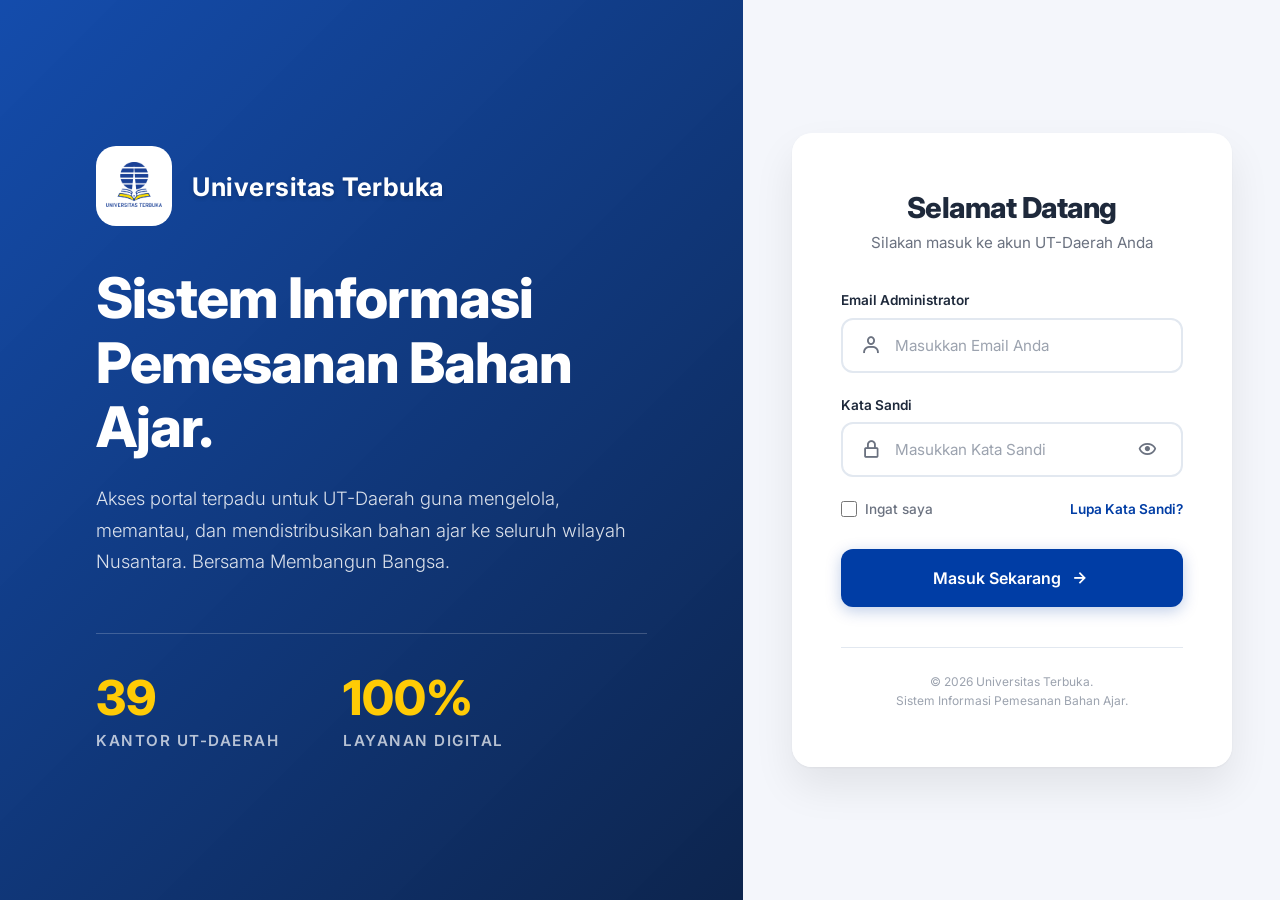
<file: index.html>
<!doctype html>
<html lang="id">
    <head>
        <meta charset="UTF-8" />
        <meta name="viewport" content="width=device-width, initial-scale=1.0" />
        <meta
            name="description"
            content="Portal Login Sistem Informasi Pemesanan Bahan Ajar Universitas Terbuka untuk seluruh UT-Daerah."
        />
        <title>Portal UT-Daerah | Pemesanan Bahan Ajar</title>
        <link
            href="https://fonts.googleapis.com/css2?family=Inter:wght@300;400;500;600;700;800&display=swap"
            rel="stylesheet"
        />
        <link
            href="https://unpkg.com/boxicons@2.1.4/css/boxicons.min.css"
            rel="stylesheet"
        />
        <link rel="stylesheet" href="css/global.css" />
        <link rel="stylesheet" href="css/style.css" />
    </head>

    <body>
        <div class="split-layout">
            <div class="left-panel">
                <div class="overlay"></div>
                <div class="content">
                    <div class="logo">
                        <div class="logo-ut">
                            <img src="img/logo_ut.png" alt="Logo UT" />
                        </div>
                        <span>Universitas Terbuka</span>
                    </div>
                    <h1>Sistem Informasi Pemesanan Bahan Ajar.</h1>
                    <p>
                        Akses portal terpadu untuk UT-Daerah guna mengelola,
                        memantau, dan mendistribusikan bahan ajar ke seluruh
                        wilayah Nusantara. Bersama Membangun Bangsa.
                    </p>
                    <div class="stats">
                        <div class="stat-item">
                            <h3>39</h3>
                            <p>Kantor UT-Daerah</p>
                        </div>
                        <div class="stat-item">
                            <h3>100%</h3>
                            <p>Layanan Digital</p>
                        </div>
                    </div>
                </div>
            </div>

            <div class="right-panel">
                <div class="login-container">
                    <div class="login-header">
                        <h2>Selamat Datang</h2>
                        <p>Silakan masuk ke akun UT-Daerah Anda</p>
                    </div>

                    <form id="loginForm" class="login-form">
                        <div class="input-group">
                            <label for="username">Email Administrator</label>
                            <div class="input-field">
                                <i class="bx bx-user"></i>
                                <input
                                    type="email"
                                    id="username"
                                    placeholder="Masukkan Email Anda"
                                    required
                                    autocomplete="username"
                                />
                            </div>
                        </div>

                        <div class="input-group">
                            <label for="password">Kata Sandi</label>
                            <div class="input-field">
                                <i class="bx bx-lock-alt"></i>
                                <input
                                    type="password"
                                    id="password"
                                    placeholder="Masukkan Kata Sandi"
                                    required
                                    autocomplete="current-password"
                                />
                                <i
                                    class="bx bx-show toggle-password"
                                    title="Tampilkan/Sembunyikan Sandi"
                                ></i>
                            </div>
                        </div>

                        <div class="form-actions">
                            <label class="remember-me">
                                <input type="checkbox" id="remember" />
                                <span>Ingat saya</span>
                            </label>
                            <a href="#" class="forgot-password"
                                >Lupa Kata Sandi?</a
                            >
                        </div>

                        <button type="submit" class="btn-primary">
                            <span>Masuk Sekarang</span>
                            <i class="bx bx-right-arrow-alt"></i>
                        </button>
                    </form>

                    <div class="login-footer">
                        <p>
                            &copy; 2026 Universitas Terbuka.<br />Sistem
                            Informasi Pemesanan Bahan Ajar.
                        </p>
                    </div>
                </div>
            </div>
        </div>

        <script src="js/data.js"></script>
        <script src="js/script.js"></script>
    </body>
</html>
</file>
<file: css/global.css>
:root {
    --primary: #003da5;
    --primary-hover: #002e7a;
    --primary-light: #eff4fb;
    --secondary: #ffcb05;
    --secondary-hover: #e0b000;

    --bg-main: #f4f6fb;
    --bg-surface: #ffffff;
    --bg-glass: rgba(255, 255, 255, 0.95);

    --text-main: #1e293b;
    --text-muted: #6b7280;
    --border-color: #e2e8f0;

    --success: #059669;
    --success-bg: #d1fae5;
    --warning: #d97706;
    --warning-bg: #fef3c7;
    --error: #ef4444;
    --error-bg: #fee2e2;
    --info: #3b82f6;
    --info-bg: #dbeafe;

    --sidebar-width: 280px;
}

* {
    margin: 0;
    padding: 0;
    box-sizing: border-box;
    font-family:
        "Inter",
        -apple-system,
        BlinkMacSystemFont,
        "Segoe UI",
        Roboto,
        sans-serif;
}

body {
    background-color: var(--bg-main);
    display: flex;
    min-height: 100vh;
    overflow-x: hidden;
    -webkit-font-smoothing: antialiased;
}
</file>
<file: css/style.css>
.split-layout {
    display: flex;
    width: 100%;
    min-height: 100vh;
}

.left-panel {
    flex: 1.25;
    position: relative;
    /* background: url('https://images.unsplash.com/photo-1541339907198-e08756dedf3f?auto=format&fit=crop&w=1920&q=80') center/cover no-repeat; */
    display: flex;
    flex-direction: column;
    justify-content: center;
    padding: 5rem 6rem;
    color: white;
}

.left-panel .overlay {
    position: absolute;
    top: 0;
    left: 0;
    width: 100%;
    height: 100%;
    background: linear-gradient(135deg, rgba(0, 61, 165, 0.92) 0%, rgba(0, 25, 68, 0.95) 100%);
    backdrop-filter: blur(2px);
    z-index: 1;
}

.left-panel .content {
    position: relative;
    z-index: 2;
    max-width: 600px;
    animation: fadeUp 1s cubic-bezier(0.16, 1, 0.3, 1);
}

.logo {
    display: flex;
    align-items: center;
    gap: 1.25rem;
    margin-bottom: 2.5rem;
}

.logo-ut {
    background-color: white;
    border-radius: 20px;
    padding: 10px;
}

.logo-ut img {
    width: 56px;
    height: 56px;
    object-fit: contain;
}

.logo span {
    font-size: 1.6rem;
    font-weight: 700;
    letter-spacing: 0.5px;
    text-shadow: 0 2px 4px rgba(0, 0, 0, 0.2);
}

.left-panel h1 {
    font-size: 3.5rem;
    font-weight: 800;
    line-height: 1.15;
    margin-bottom: 1.5rem;
    letter-spacing: -1px;
}

.left-panel p {
    font-size: 1.15rem;
    line-height: 1.7;
    color: rgba(255, 255, 255, 0.85);
    margin-bottom: 3.5rem;
    font-weight: 300;
}

.stats {
    display: flex;
    gap: 4rem;
    border-top: 1px solid rgba(255, 255, 255, 0.2);
    padding-top: 2.5rem;
}

.stat-item h3 {
    font-size: 3rem;
    font-weight: 800;
    color: var(--secondary);
    margin-bottom: 0.35rem;
    line-height: 1;
}

.stat-item p {
    font-size: 0.95rem;
    margin-bottom: 0;
    text-transform: uppercase;
    letter-spacing: 1.5px;
    color: rgba(255, 255, 255, 0.7);
    font-weight: 600;
}

/* =========================================
   BAGIAN KANAN - FORM LOGIN
   ========================================= */
.right-panel {
    flex: 1;
    background-color: var(--bg-main);
    display: flex;
    justify-content: center;
    align-items: center;
    padding: 3rem;
    position: relative;
}

.login-container {
    width: 100%;
    max-width: 440px;
    background: var(--bg-glass);
    backdrop-filter: blur(10px);
    -webkit-backdrop-filter: blur(10px);
    padding: 3.5rem 3rem;
    border-radius: 20px;
    box-shadow: 0 20px 40px rgba(0, 0, 0, 0.08), 0 1px 3px rgba(0, 0, 0, 0.05);
    border: 1px solid rgba(255, 255, 255, 0.6);
    position: relative;
    z-index: 2;
    animation: slideIn 0.8s cubic-bezier(0.16, 1, 0.3, 1) forwards;
    opacity: 0;
}

.login-header {
    margin-bottom: 2.5rem;
    text-align: center;
}

.login-header h2 {
    font-size: 1.8rem;
    color: var(--text-main);
    margin-bottom: 0.5rem;
    font-weight: 800;
    letter-spacing: -0.5px;
}

.login-header p {
    color: var(--text-muted);
    font-size: 0.95rem;
}


.input-group {
    margin-bottom: 1.5rem;
}

.input-group label {
    display: block;
    font-size: 0.85rem;
    font-weight: 600;
    color: var(--text-main);
    margin-bottom: 0.6rem;
}

.input-field {
    position: relative;
    display: flex;
    align-items: center;
}

.input-field i.bx-user,
.input-field i.bx-lock-alt {
    position: absolute;
    left: 1.25rem;
    color: var(--text-muted);
    font-size: 1.3rem;
    transition: color 0.3s;
}

.input-field input {
    width: 100%;
    padding: 1rem 1rem 1rem 3.25rem;
    border: 2px solid var(--border-color);
    border-radius: 12px;
    font-size: 0.95rem;
    transition: all 0.3s ease;
    background: #ffffff;
    color: var(--text-main);
}

.input-field input::placeholder {
    color: #9ca3af;
    font-weight: 400;
}

.input-field input:focus {
    outline: none;
    border-color: var(--primary);
    box-shadow: 0 0 0 4px rgba(0, 61, 165, 0.1);
}

.input-field input:focus+i {
    color: var(--primary);
}

.input-field input:focus~i:not(.toggle-password) {
    color: var(--primary);
}

.toggle-password {
    position: absolute;
    right: 1.25rem;
    color: var(--text-muted);
    font-size: 1.3rem;
    cursor: pointer;
    transition: color 0.2s;
    padding: 5px;
}

.toggle-password:hover {
    color: var(--primary);
}

.form-actions {
    display: flex;
    justify-content: space-between;
    align-items: center;
    margin-bottom: 2rem;
    margin-top: 0.5rem;
}

.remember-me {
    display: flex;
    align-items: center;
    gap: 0.5rem;
    cursor: pointer;
    font-size: 0.85rem;
    color: var(--text-muted);
    font-weight: 500;
}

.remember-me input {
    accent-color: var(--primary);
    width: 16px;
    height: 16px;
    cursor: pointer;
}

.forgot-password {
    color: var(--primary);
    font-size: 0.85rem;
    font-weight: 600;
    text-decoration: none;
    transition: all 0.2s;
}

.forgot-password:hover {
    color: var(--primary-hover);
    text-decoration: underline;
}


.btn-primary {
    width: 100%;
    padding: 1.15rem;
    background-color: var(--primary);
    color: white;
    border: none;
    border-radius: 12px;
    font-size: 1rem;
    font-weight: 600;
    cursor: pointer;
    display: flex;
    justify-content: center;
    align-items: center;
    gap: 0.5rem;
    transition: all 0.3s cubic-bezier(0.16, 1, 0.3, 1);
    box-shadow: 0 4px 15px rgba(0, 61, 165, 0.25);
}

.btn-primary:hover {
    background-color: var(--primary-hover);
    transform: translateY(-3px);
    box-shadow: 0 8px 25px rgba(0, 61, 165, 0.35);
}

.btn-primary:active {
    transform: translateY(0);
}

.btn-primary i {
    font-size: 1.3rem;
    transition: transform 0.3s;
}

.btn-primary:hover i {
    transform: translateX(4px);
}

.login-footer {
    margin-top: 2.5rem;
    text-align: center;
    border-top: 1px solid var(--border-color);
    padding-top: 1.5rem;
}

.login-footer p {
    font-size: 0.75rem;
    color: #9ca3af;
    line-height: 1.6;
}


@keyframes fadeUp {
    from {
        opacity: 0;
        transform: translateY(40px);
    }

    to {
        opacity: 1;
        transform: translateY(0);
    }
}

@keyframes slideIn {
    from {
        opacity: 0;
        transform: translateX(40px);
    }

    to {
        opacity: 1;
        transform: translateX(0);
    }
}


@media (max-width: 1024px) {
    .left-panel {
        padding: 4rem;
    }

    .left-panel h1 {
        font-size: 3rem;
    }
}

@media (max-width: 868px) {
    .split-layout {
        flex-direction: column;
    }

    .left-panel {
        flex: none;
        padding: 4rem 2rem;
        text-align: center;
    }

    .left-panel .content {
        margin: 0 auto;
    }

    .logo {
        justify-content: center;
    }

    .stats {
        justify-content: center;
        border-top: none;
        border-bottom: 1px solid rgba(255, 255, 255, 0.2);
        padding-top: 0;
        padding-bottom: 2.5rem;
        margin-bottom: -1rem;
    }

    .right-panel {
        padding: 3rem 1.5rem;
    }

    .login-container {
        padding: 2.5rem 2rem;
        box-shadow: 0 10px 30px rgba(0, 0, 0, 0.08);
    }
}

@media (max-width: 480px) {
    .left-panel h1 {
        font-size: 2.2rem;
    }

    .left-panel p {
        font-size: 1rem;
    }

    .stat-item h3 {
        font-size: 2.2rem;
    }

    .stats {
        gap: 2rem;
    }

    .login-container {
        padding: 2rem 1.5rem;
    }

    .login-header h2 {
        font-size: 1.6rem;
    }

    .input-field input {
        padding: 0.9rem 1rem 0.9rem 3rem;
    }
}
</file>
<file: css/dashboard.css>
/* Sidebar */
.sidebar {
    width: var(--sidebar-width);
    background-color: var(--bg-surface);
    border-right: 1px solid var(--border-color);
    display: flex;
    flex-direction: column;
    position: fixed;
    height: 100vh;
    z-index: 100;
}

.sidebar-header {
    padding: 1.5rem;
    display: flex;
    align-items: center;
    gap: 1rem;
    border-bottom: 1px solid var(--border-color);
}

.logo-ut img {
    width: 42px;
    height: 42px;
    object-fit: contain;
}

.brand h2 {
    font-size: 1.15rem;
    color: var(--text-main);
    font-weight: 800;
    letter-spacing: -0.5px;
    line-height: 1.1;
}

.brand span {
    font-size: 0.8rem;
    color: var(--text-muted);
    font-weight: 500;
}

.nav-links {
    flex: 1;
    padding: 1.5rem 1rem;
    list-style: none;
    overflow-y: auto;
}

.nav-links li a {
    display: flex;
    align-items: center;
    gap: 1rem;
    padding: 0.85rem 1.25rem;
    color: var(--text-muted);
    text-decoration: none;
    font-weight: 500;
    font-size: 0.95rem;
    border-radius: 10px;
    margin-bottom: 0.35rem;
    transition: all 0.2s ease;
}

.nav-links li a:hover,
.nav-links li.active > a {
    background-color: var(--primary-light);
    color: var(--primary);
}

.nav-links li.active > a {
    font-weight: 600;
}

.nav-links li a i {
    font-size: 1.25rem;
}

.nav-group {
    margin-top: 1.5rem;
    margin-bottom: 0.5rem;
}

.nav-title {
    padding: 0 1.25rem;
    font-size: 0.75rem;
    text-transform: uppercase;
    letter-spacing: 1px;
    color: #94a3b8;
    font-weight: 700;
    margin-bottom: 0.5rem;
}

.nav-group ul {
    list-style: none;
    padding-left: 0.75rem;
}

.sidebar-footer {
    padding: 1.5rem;
    border-top: 1px solid var(--border-color);
}

.logout {
    display: flex;
    align-items: center;
    gap: 0.75rem;
    color: #dc2626;
    text-decoration: none;
    font-weight: 600;
    font-size: 0.95rem;
    padding: 0.85rem 1.25rem;
    border-radius: 10px;
    transition: all 0.2s ease;
}

.logout:hover {
    background-color: #fef2f2;
    color: #b91c1c;
}

/* ================== MAIN CONTENT ================== */
.main-content {
    flex: 1;
    margin-left: var(--sidebar-width);
    padding: 2.5rem 3.5rem;
}

/* Topbar Header */
.topbar {
    display: flex;
    justify-content: space-between;
    align-items: center;
    margin-bottom: 3.5rem;
}

.greeting-box h1 {
    font-size: 2rem;
    color: var(--text-main);
    font-weight: 800;
    letter-spacing: -0.5px;
    margin-bottom: 0.25rem;
}

.greeting-box p {
    color: var(--text-muted);
    font-size: 1rem;
    font-weight: 500;
}

.profile-area {
    display: flex;
    align-items: center;
    gap: 1.25rem;
    background: var(--bg-surface);
    padding: 0.5rem 1.25rem;
    border-radius: 50px;
    box-shadow: 0 4px 15px rgba(0, 0, 0, 0.03);
    border: 1px solid var(--border-color);
}

.profile-info {
    text-align: right;
}

.profile-info strong {
    display: block;
    font-size: 0.95rem;
    color: var(--text-main);
    font-weight: 700;
}

.profile-info span {
    display: block;
    font-size: 0.8rem;
    color: var(--text-muted);
}

.profile-avatar i {
    font-size: 2.75rem;
    color: var(--primary);
}

/* ================== DASHBOARD CARDS ================== */
.dashboard-cards {
    display: grid;
    grid-template-columns: repeat(auto-fit, minmax(280px, 1fr));
    gap: 1.5rem;
    margin-bottom: 3.5rem;
}

.card {
    background: var(--bg-surface);
    padding: 1.75rem;
    border-radius: 20px;
    display: flex;
    align-items: center;
    gap: 1.5rem;
    box-shadow: 0 4px 15px rgba(0, 0, 0, 0.02);
    border: 1px solid var(--border-color);
    transition:
        transform 0.2s,
        box-shadow 0.2s;
}

.card:hover {
    transform: translateY(-3px);
    box-shadow: 0 10px 25px rgba(0, 0, 0, 0.05);
}

.card-icon {
    width: 65px;
    height: 65px;
    background: var(--primary-light);
    color: var(--primary);
    border-radius: 16px;
    display: flex;
    justify-content: center;
    align-items: center;
    font-size: 2rem;
}

.card-icon.warning {
    background: var(--warning-bg);
    color: var(--warning);
}

.card-icon.success {
    background: var(--success-bg);
    color: var(--success);
}

.card-info h3 {
    font-size: 0.9rem;
    color: var(--text-muted);
    font-weight: 600;
    margin-bottom: 0.35rem;
}

.card-info h2 {
    font-size: 2rem;
    color: var(--text-main);
    font-weight: 800;
    line-height: 1;
}

.card-info small {
    font-size: 1rem;
    color: var(--text-muted);
    font-weight: 500;
}

/* ================== TABLE SECTION ================== */
.recent-section h3 {
    font-size: 1.35rem;
    color: var(--text-main);
    font-weight: 700;
    margin-bottom: 1.25rem;
}

.table-container {
    background: var(--bg-surface);
    border-radius: 20px;
    box-shadow: 0 4px 15px rgba(0, 0, 0, 0.02);
    border: 1px solid var(--border-color);
    overflow: hidden;
}

.data-table {
    width: 100%;
    border-collapse: collapse;
}

.data-table th,
.data-table td {
    padding: 1.15rem 1.5rem;
    text-align: left;
    border-bottom: 1px solid var(--border-color);
}

.data-table th {
    background: #f8fafc;
    font-size: 0.85rem;
    text-transform: uppercase;
    color: var(--text-muted);
    font-weight: 700;
    letter-spacing: 0.5px;
}

.data-table td {
    font-size: 0.95rem;
    color: var(--text-main);
    font-weight: 500;
}

.data-table tr:last-child td {
    border-bottom: none;
}

.badge {
    padding: 0.4rem 0.85rem;
    border-radius: 8px;
    font-size: 0.8rem;
    font-weight: 700;
}

.badge.success {
    background: var(--success-bg);
    color: var(--success);
}

.badge.warning {
    background: var(--warning-bg);
    color: var(--warning);
}
.badge.info {
    background: var(--info-bg);
    color: var(--info);
}
.badge.error {
    background: var(--error-bg);
    color: var(--error);
}

/* ================== RESPONSIVE ================== */
@media (max-width: 1024px) {
    .sidebar {
        width: 85px;
    }

    .sidebar .brand,
    .sidebar .nav-links span,
    .sidebar .nav-title,
    .sidebar .logout span {
        display: none;
    }

    .nav-links li a,
    .sidebar-footer .logout {
        justify-content: center;
        padding: 1rem;
    }

    .nav-group ul {
        padding-left: 0;
    }

    .main-content {
        margin-left: 85px;
        padding: 2rem;
    }
}

@media (max-width: 768px) {
    .main-content {
        padding: 1.5rem;
    }

    .topbar {
        flex-direction: column;
        align-items: flex-start;
        gap: 1.5rem;
    }

    .profile-area {
        width: 100%;
        justify-content: space-between;
    }
}
</file>
<file: css/stock.css>
#app {
    width: 100%;
}

.stock-section {
    margin-bottom: 2rem;
}

.panel-header {
    display: flex;
    justify-content: space-between;
    align-items: center;
    margin-bottom: 1.5rem;
}

.panel-title h2 {
    font-size: 1.35rem;
    color: var(--text-main);
    display: flex;
    align-items: center;
    gap: 0.5rem;
}

.panel-title h2 i {
    color: var(--primary);
    font-size: 1.5rem;
}

.btn-tambah {
    display: flex;
    align-items: center;
    gap: 0.5rem;
    padding: 0.85rem 1.25rem;
    background-color: var(--primary);
    color: white;
    border: none;
    border-radius: 10px;
    font-size: 0.95rem;
    font-weight: 600;
    cursor: pointer;
    transition: all 0.3s;
    box-shadow: 0 4px 10px rgba(0, 61, 165, 0.2);
}

.btn-tambah:hover {
    background-color: var(--primary-hover);
    transform: translateY(-2px);
    box-shadow: 0 6px 15px rgba(0, 61, 165, 0.3);
}

/* Table Header Sort Button */
.th-sort-btn {
    display: flex;
    align-items: center;
    justify-content: space-between;
    gap: 0.5rem;
    width: 100%;
    padding: 0;
    background: transparent;
    border: none;
    color: var(--text-muted);
    font-size: 0.85rem;
    font-weight: 700;
    text-transform: uppercase;
    letter-spacing: 0.5px;
    cursor: pointer;
    transition: all 0.2s;
    text-align: left;
}

.th-sort-btn:hover {
    color: var(--primary);
}

.th-sort-btn.active {
    color: var(--primary);
    font-weight: 700;
}

.th-sort-btn i {
    font-size: 0.9rem;
    min-width: 1rem;
}

.stock-table-wrapper {
    overflow-x: auto;
}

.cover-wrapper {
    width: 45px;
    height: 60px;
    background: #f1f5f9;
    border-radius: 6px;
    display: flex;
    justify-content: center;
    align-items: center;
    border: 1px solid var(--border-color);
    overflow: hidden;
    position: relative;
}

.cover-wrapper img {
    width: 100%;
    height: 100%;
    object-fit: cover;
    display: block;
}

.cover-wrapper img[src=""],
.cover-wrapper img:not([src]) {
    opacity: 0;
}

.cover-wrapper::after {
    content: "\\eb15";
    font-family: "boxicons";
    position: absolute;
    font-size: 1.5rem;
    color: #94a3b8;
    z-index: -1;
}

.cover-wrapper i {
    font-size: 1.5rem;
    color: #94a3b8;
    position: absolute;
    z-index: -1;
}

.book-title strong {
    display: block;
    font-size: 0.95rem;
    color: var(--text-main);
    margin-bottom: 0.2rem;
}

.book-title span {
    font-size: 0.8rem;
    color: var(--text-muted);
}

.stok-badge {
    padding: 0.4rem 0.8rem;
    background: var(--primary-light);
    color: var(--primary);
    border-radius: 50px;
    font-weight: 700;
    font-size: 0.85rem;
    display: inline-block;
}

.modal-overlay {
    position: fixed;
    top: 0;
    left: 0;
    right: 0;
    bottom: 0;
    background: rgba(0, 0, 0, 0.5);
    backdrop-filter: blur(4px);
    display: flex;
    justify-content: center;
    align-items: center;
    z-index: 1000;
    opacity: 0;
    pointer-events: none;
    transition: opacity 0.3s ease;
}

.modal-overlay.show {
    opacity: 1;
    pointer-events: auto;
}

.modal-content {
    background: var(--bg-surface);
    width: 100%;
    max-width: 550px;
    border-radius: 20px;
    box-shadow: 0 10px 40px rgba(0, 0, 0, 0.1);
    transform: translateY(20px);
    transition: transform 0.3s ease;
    overflow: hidden;
}

.modal-overlay.show .modal-content {
    transform: translateY(0);
}

.modal-header {
    padding: 1.5rem 2rem;
    border-bottom: 1px solid var(--border-color);
    display: flex;
    justify-content: space-between;
    align-items: center;
}

.modal-header h2 {
    font-size: 1.25rem;
    color: var(--text-main);
}

.modal-close {
    font-size: 1.75rem;
    color: var(--text-muted);
    cursor: pointer;
    transition: color 0.2s;
}

.modal-close:hover {
    color: var(--warning);
}

.modal-body {
    padding: 2rem;
}

.form-grid {
    display: grid;
    grid-template-columns: 1fr 1fr;
    gap: 1.25rem;
}

.form-grid .input-group:nth-child(2) {
    grid-column: span 2;
}

.input-group {
    display: flex;
    flex-direction: column;
}

.input-group label {
    font-size: 0.85rem;
    font-weight: 600;
    color: var(--text-main);
    margin-bottom: 0.5rem;
}

.input-group input,
.input-group select,
.input-group textarea {
    padding: 0.9rem;
    border: 2px solid var(--border-color);
    border-radius: 10px;
    font-size: 0.95rem;
    transition: border-color 0.2s;
    outline: none;
    font-family: inherit;
}

.input-group input:focus,
.input-group select:focus,
.input-group textarea:focus {
    border-color: var(--primary);
}

.input-group textarea {
    min-height: 100px;
    resize: vertical;
    line-height: 1.5;
    color: var(--text-main);
}

.input-group textarea::placeholder {
    color: var(--text-muted);
}

.input-group.full-width {
    grid-column: span 2;
}

.modal-actions {
    margin-top: 2rem;
    display: flex;
    justify-content: flex-end;
    gap: 1rem;
    border-top: 1px solid var(--border-color);
    padding-top: 1.5rem;
}

.btn-secondary {
    padding: 0.85rem 1.5rem;
    background: white;
    border: 2px solid var(--border-color);
    color: var(--text-main);
    border-radius: 10px;
    font-weight: 600;
    cursor: pointer;
    transition: all 0.2s;
}

.btn-secondary:hover {
    background: var(--bg-main);
}

.btn-primary {
    padding: 0.85rem 1.5rem;
    background: var(--primary);
    border: none;
    color: white;
    border-radius: 10px;
    font-weight: 600;
    cursor: pointer;
    transition: all 0.2s;
}

.btn-primary:hover {
    background: var(--primary-hover);
}

/* Filter Section Styling */
.filter-section {
    background: var(--bg-surface);
    border: 1px solid var(--border-color);
    border-radius: 12px;
    padding: 1.5rem;
    margin-bottom: 1.5rem;
}

.filter-header {
    display: flex;
    justify-content: space-between;
    align-items: center;
    margin-bottom: 1.5rem;
    padding-bottom: 1rem;
    border-bottom: 2px solid var(--border-color);
}

.filter-header h3 {
    font-size: 1rem;
    color: var(--text-main);
    font-weight: 600;
    display: flex;
    align-items: center;
    gap: 0.5rem;
}

.filter-header h3 i {
    color: var(--primary);
    font-size: 1.2rem;
}

.btn-reset {
    display: flex;
    align-items: center;
    gap: 0.5rem;
    padding: 0.6rem 1rem;
    background: var(--warning);
    color: white;
    border: none;
    border-radius: 8px;
    font-size: 0.85rem;
    font-weight: 600;
    cursor: pointer;
    transition: all 0.2s;
}

.btn-reset:hover {
    background: #ff9800;
    transform: translateY(-2px);
}

.filter-grid {
    display: grid;
    grid-template-columns: repeat(auto-fit, minmax(250px, 1fr));
    gap: 1.5rem;
}

.filter-group {
    display: flex;
    flex-direction: column;
    gap: 0.5rem;
}

.filter-group label {
    font-size: 0.85rem;
    font-weight: 600;
    color: var(--text-main);
}

.filter-select {
    padding: 0.75rem;
    border: 2px solid var(--border-color);
    border-radius: 8px;
    font-size: 0.9rem;
    background-color: white;
    cursor: pointer;
    transition: border-color 0.2s;
    outline: none;
}

.filter-select:hover {
    border-color: var(--primary-light);
}

.filter-select:focus {
    border-color: var(--primary);
}

.filter-select:disabled {
    background-color: #f5f5f5;
    cursor: not-allowed;
    opacity: 0.6;
}

/* Checkbox Styling */
.checkbox-group {
    gap: 0.25rem;
}

.checkbox-label {
    display: flex;
    align-items: center;
    gap: 0.75rem;
    cursor: pointer;
    user-select: none;
}

.checkbox-label input[type="checkbox"] {
    width: 18px;
    height: 18px;
    cursor: pointer;
    accent-color: var(--primary);
}

.checkbox-label span {
    display: flex;
    align-items: center;
    gap: 0.5rem;
    font-size: 0.9rem;
    color: var(--text-main);
}

.checkbox-label span i {
    color: var(--warning);
    font-size: 1rem;
}

.checkbox-group small {
    font-size: 0.75rem;
    color: var(--text-muted);
    margin-left: 2rem;
}

/* Sort Buttons */
.sort-buttons {
    display: flex;
    gap: 0.75rem;
    flex-wrap: wrap;
}

.btn-sort {
    display: flex;
    align-items: center;
    gap: 0.5rem;
    padding: 0.65rem 1rem;
    background: white;
    border: 2px solid var(--border-color);
    border-radius: 8px;
    font-size: 0.85rem;
    font-weight: 500;
    color: var(--text-main);
    cursor: pointer;
    transition: all 0.2s;
    white-space: nowrap;
}

.btn-sort:hover {
    border-color: var(--primary);
    color: var(--primary);
    background: var(--primary-light);
}

.btn-sort.active {
    background: var(--primary);
    border-color: var(--primary);
    color: white;
}

.btn-sort i {
    font-size: 1rem;
}

/* Price Cell Styling */
.price-cell {
    display: inline-block;
    padding: 0.4rem 0.8rem;
    background: #e8f5e9;
    color: #2e7d32;
    border-radius: 6px;
    font-weight: 600;
    font-size: 0.9rem;
    white-space: nowrap;
}

@media (max-width: 600px) {
    .form-grid {
        grid-template-columns: 1fr;
    }

    .form-grid .input-group:nth-child(2) {
        grid-column: span 1;
    }

    .panel-header {
        flex-direction: column;
        align-items: flex-start;
        gap: 1rem;
    }
}
</file>
<file: css/tracking.css>
#app {
    width: 100%;
}

.search-section {
    margin-bottom: 2rem;
}

.search-card {
    background: var(--bg-surface);
    padding: 2.5rem;
    border-radius: 20px;
    box-shadow: 0 4px 15px rgba(0, 0, 0, 0.02);
    border: 1px solid var(--border-color);
}

.search-card h2 {
    font-size: 1.5rem;
    color: var(--text-main);
    margin-bottom: 0.5rem;
}

.search-card p {
    color: var(--text-muted);
    font-size: 0.95rem;
    margin-bottom: 1.5rem;
}

.search-input-wrapper {
    display: flex;
    position: relative;
    max-width: 600px;
}

.search-input-wrapper i {
    position: absolute;
    left: 1.25rem;
    top: 50%;
    transform: translateY(-50%);
    color: var(--text-muted);
    font-size: 1.35rem;
}

.search-input-wrapper input {
    flex: 1;
    padding: 1.15rem 1rem 1.15rem 3.5rem;
    border: 2px solid var(--border-color);
    border-radius: 12px 0 0 12px;
    font-size: 1rem;
    outline: none;
    transition: all 0.3s;
}

.search-input-wrapper input:focus {
    border-color: var(--primary);
}

.btn-search {
    padding: 0 2rem;
    background: var(--primary);
    color: white;
    border: none;
    border-radius: 0 12px 12px 0;
    font-weight: 600;
    font-size: 1rem;
    cursor: pointer;
    transition: background 0.3s;
}

.btn-search:hover {
    background: #002e7a;
}

.error-msg {
    color: var(--warning);
    margin-top: 1rem;
    font-size: 0.9rem;
    font-weight: 500;
}

.tracking-grid {
    display: grid;
    grid-template-columns: 1fr 1.2fr;
    gap: 1.5rem;
}

@media (max-width: 968px) {
    .tracking-grid {
        grid-template-columns: 1fr;
    }
}

.detail-card,
.timeline-card {
    background: var(--bg-surface);
    padding: 2rem;
    border-radius: 20px;
    box-shadow: 0 4px 15px rgba(0, 0, 0, 0.02);
    border: 1px solid var(--border-color);
}

.card-header {
    display: flex;
    justify-content: space-between;
    align-items: center;
    margin-bottom: 2rem;
    border-bottom: 1px solid var(--border-color);
    padding-bottom: 1rem;
}

.card-header h3 {
    font-size: 1.15rem;
    color: var(--text-main);
    display: flex;
    align-items: center;
    gap: 0.5rem;
}

.card-header h3 i {
    color: var(--primary);
    font-size: 1.35rem;
}

/* Info List */
.info-list {
    display: flex;
    flex-direction: column;
    gap: 1.25rem;
}

.info-item {
    display: flex;
    flex-direction: column;
}

.info-item .label {
    font-size: 0.8rem;
    color: var(--text-muted);
    font-weight: 600;
    text-transform: uppercase;
    letter-spacing: 0.5px;
    margin-bottom: 0.25rem;
}

.info-item .value {
    font-size: 1rem;
    color: var(--text-main);
    font-weight: 500;
}

.highlight-total {
    margin-top: 0.5rem;
    padding: 1rem;
    background: var(--primary-light);
    border-radius: 10px;
}

.highlight-total .label {
    color: var(--primary);
}

.highlight-total .value {
    font-size: 1.5rem;
    color: var(--primary);
}

/* Progress Stepper */
.stepper-wrapper {
    display: flex;
    justify-content: space-between;
    margin-bottom: 3rem;
    position: relative;
    padding: 0 1rem;
}

.stepper-wrapper::before {
    content: "";
    position: absolute;
    top: 20px;
    left: 40px;
    right: 40px;
    height: 3px;
    background: var(--border-color);
    z-index: 1;
}

.stepper-item {
    position: relative;
    display: flex;
    flex-direction: column;
    align-items: center;
    z-index: 2;
    flex: 1;
}

.step-counter {
    width: 40px;
    height: 40px;
    background: var(--bg-surface);
    border: 3px solid var(--border-color);
    border-radius: 50%;
    display: flex;
    justify-content: center;
    align-items: center;
    font-size: 1.25rem;
    color: var(--text-muted);
    margin-bottom: 0.5rem;
    transition: all 0.3s;
}

.step-name {
    font-size: 0.8rem;
    font-weight: 600;
    color: var(--text-muted);
    text-transform: uppercase;
}

.stepper-item.active .step-counter {
    background: var(--primary);
    border-color: var(--primary);
    color: white;
}

.stepper-item.active .step-name {
    color: var(--primary);
}

/* Vertical Timeline */
.timeline {
    position: relative;
    padding-left: 1.5rem;
}

.timeline::before {
    content: "";
    position: absolute;
    left: 0;
    top: 0;
    bottom: 0;
    width: 2px;
    background: var(--border-color);
}

.timeline-item {
    position: relative;
    padding-bottom: 1.5rem;
}

.timeline-item:last-child {
    padding-bottom: 0;
}

.timeline-item::before {
    content: "";
    position: absolute;
    left: -1.5rem;
    top: 5px;
    transform: translateX(-50%);
    width: 14px;
    height: 14px;
    border-radius: 50%;
    background: white;
    border: 3px solid var(--primary);
    z-index: 2;
}

.timeline-item.complete::before {
    background: var(--primary);
}

.time {
    font-size: 0.8rem;
    font-weight: 600;
    color: var(--text-muted);
    margin-bottom: 0.25rem;
    display: block;
}

.desc {
    font-size: 0.95rem;
    color: var(--text-main);
    line-height: 1.5;
}

/* Search Header dengan Tombol Tambah */
.search-header {
    display: flex;
    justify-content: space-between;
    align-items: flex-start;
    margin-bottom: 1.5rem;
}

.search-header > div {
    flex: 1;
}

.btn-tambah-do {
    display: flex;
    align-items: center;
    gap: 0.5rem;
    padding: 0.75rem 1.25rem;
    background: var(--primary);
    color: white;
    border: none;
    border-radius: 10px;
    font-weight: 600;
    font-size: 0.9rem;
    cursor: pointer;
    transition: all 0.3s;
    white-space: nowrap;
}

.btn-tambah-do:hover {
    background: var(--primary-hover);
    transform: translateY(-2px);
}

/* Modal Overlay */
.modal-overlay {
    position: fixed;
    top: 0;
    left: 0;
    right: 0;
    bottom: 0;
    background: rgba(0, 0, 0, 0.5);
    display: flex;
    justify-content: center;
    align-items: center;
    z-index: 1000;
}

.modal-content {
    background: var(--bg-surface);
    width: 90%;
    max-width: 700px;
    border-radius: 20px;
    box-shadow: 0 10px 40px rgba(0, 0, 0, 0.15);
    overflow: hidden;
    max-height: 90vh;
    overflow-y: auto;
}

.modal-do {
    max-width: 800px;
}

.modal-header {
    padding: 1.5rem 2rem;
    border-bottom: 1px solid var(--border-color);
    display: flex;
    justify-content: space-between;
    align-items: center;
    background: var(--bg-surface);
    position: sticky;
    top: 0;
    z-index: 10;
}

.modal-header h2 {
    font-size: 1.25rem;
    color: var(--text-main);
    margin: 0;
}

.modal-close {
    font-size: 1.75rem;
    color: var(--text-muted);
    cursor: pointer;
    transition: color 0.2s;
}

.modal-close:hover {
    color: var(--warning);
}

.modal-body {
    padding: 2rem;
}

/* Form Grid */
.form-grid {
    display: grid;
    grid-template-columns: 1fr 1fr;
    gap: 1.25rem;
    margin-bottom: 2rem;
}

.input-group {
    display: flex;
    flex-direction: column;
    gap: 0.5rem;
}

.input-group label {
    font-size: 0.85rem;
    font-weight: 600;
    color: var(--text-main);
}

.input-group input,
.input-group select {
    padding: 0.85rem;
    border: 2px solid var(--border-color);
    border-radius: 10px;
    font-size: 0.95rem;
    outline: none;
    transition: border-color 0.2s;
    font-family: inherit;
}

.input-group input:focus,
.input-group select:focus {
    border-color: var(--primary);
}

.input-group input:disabled,
.input-group select:disabled {
    background: #f5f5f5;
    cursor: not-allowed;
    color: var(--text-muted);
}

.input-group small {
    font-size: 0.75rem;
    color: var(--text-muted);
    margin-top: 0.25rem;
}

/* Paket Details */
.paket-details {
    background: var(--primary-light);
    border: 1px solid var(--primary);
    border-radius: 10px;
    padding: 1.5rem;
    margin-bottom: 2rem;
}

.paket-details h4 {
    color: var(--primary);
    font-size: 0.95rem;
    margin: 0 0 1rem 0;
    font-weight: 700;
}

.paket-items {
    display: flex;
    flex-direction: column;
    gap: 0.75rem;
    margin-bottom: 1rem;
}

.paket-item {
    display: flex;
    gap: 1rem;
    padding: 0.75rem;
    background: white;
    border-radius: 6px;
    font-size: 0.9rem;
}

.item-code {
    color: var(--primary);
    font-weight: 700;
    min-width: 80px;
}

.item-name {
    color: var(--text-main);
    flex: 1;
}

/* Modal Actions */
.modal-actions {
    display: flex;
    gap: 1rem;
    justify-content: flex-end;
    padding-top: 1.5rem;
    border-top: 1px solid var(--border-color);
}

.btn-primary,
.btn-secondary {
    padding: 0.85rem 1.5rem;
    border: none;
    border-radius: 10px;
    font-weight: 600;
    font-size: 0.95rem;
    cursor: pointer;
    transition: all 0.2s;
}

.btn-primary {
    background: var(--primary);
    color: white;
}

.btn-primary:hover {
    background: var(--primary-hover);
}

.btn-secondary {
    background: white;
    color: var(--text-main);
    border: 2px solid var(--border-color);
}

.btn-secondary:hover {
    background: var(--bg-main);
}

/* Progress Bar */
.progress-container {
    margin-bottom: 2rem;
}

.progress-bar {
    height: 6px;
    background: var(--border-color);
    border-radius: 10px;
    overflow: hidden;
    margin-bottom: 0.75rem;
}

.progress-fill {
    height: 100%;
    background: linear-gradient(90deg, var(--primary), var(--primary-hover));
    transition: width 0.3s ease;
}

.progress-labels {
    display: flex;
    justify-content: space-between;
    font-size: 0.75rem;
    font-weight: 600;
    color: var(--text-muted);
    text-transform: uppercase;
}

/* Timeline Events */
.timeline-event {
    position: relative;
    padding-left: 2rem;
    padding-bottom: 2rem;
    display: flex;
    gap: 1rem;
}

.timeline-event:last-child {
    padding-bottom: 0;
}

.timeline-dot {
    position: absolute;
    left: 0;
    top: 0;
    width: 12px;
    height: 12px;
    background: var(--border-color);
    border-radius: 50%;
    border: 2px solid white;
    margin-top: 3px;
}

.timeline-dot.active {
    background: var(--primary);
    box-shadow: 0 0 0 3px var(--primary-light);
}

.timeline-content {
    flex: 1;
}

.timeline-status {
    font-weight: 700;
    color: var(--primary);
    font-size: 0.95rem;
    margin-bottom: 0.25rem;
}

.timeline-datetime {
    font-size: 0.85rem;
    color: var(--text-muted);
    margin-bottom: 0.5rem;
}

.timeline-location {
    font-size: 0.9rem;
    color: var(--text-main);
    display: flex;
    align-items: center;
    gap: 0.5rem;
    margin-bottom: 0.5rem;
    font-weight: 500;
}

.timeline-location i {
    font-size: 1rem;
    color: var(--primary);
}

.timeline-description {
    font-size: 0.9rem;
    color: var(--text-main);
    line-height: 1.4;
}

/* Badge */
.badge {
    display: inline-block;
    padding: 0.4rem 0.8rem;
    border-radius: 20px;
    font-size: 0.75rem;
    font-weight: 700;
    text-transform: uppercase;
    letter-spacing: 0.5px;
}

.badge.success {
    background: #c8e6c9;
    color: #2e7d32;
}

.badge.warning {
    background: #ffe0b2;
    color: #e65100;
}

.badge.info {
    background: #bbdefb;
    color: #0d47a1;
}

.badge.muted {
    background: #e0e0e0;
    color: #616161;
}

/* Responsive */
@media (max-width: 768px) {
    .search-header {
        flex-direction: column;
        gap: 1rem;
    }

    .search-header > div {
        width: 100%;
    }

    .btn-tambah-do {
        width: 100%;
        justify-content: center;
    }

    .tracking-grid {
        grid-template-columns: 1fr;
    }

    .search-input-wrapper {
        flex-direction: column;
    }

    .search-input-wrapper input {
        border-radius: 12px 12px 0 0;
    }

    .btn-search {
        border-radius: 0 0 12px 12px;
        width: 100%;
    }

    .form-grid {
        grid-template-columns: 1fr;
    }
}
</file>
